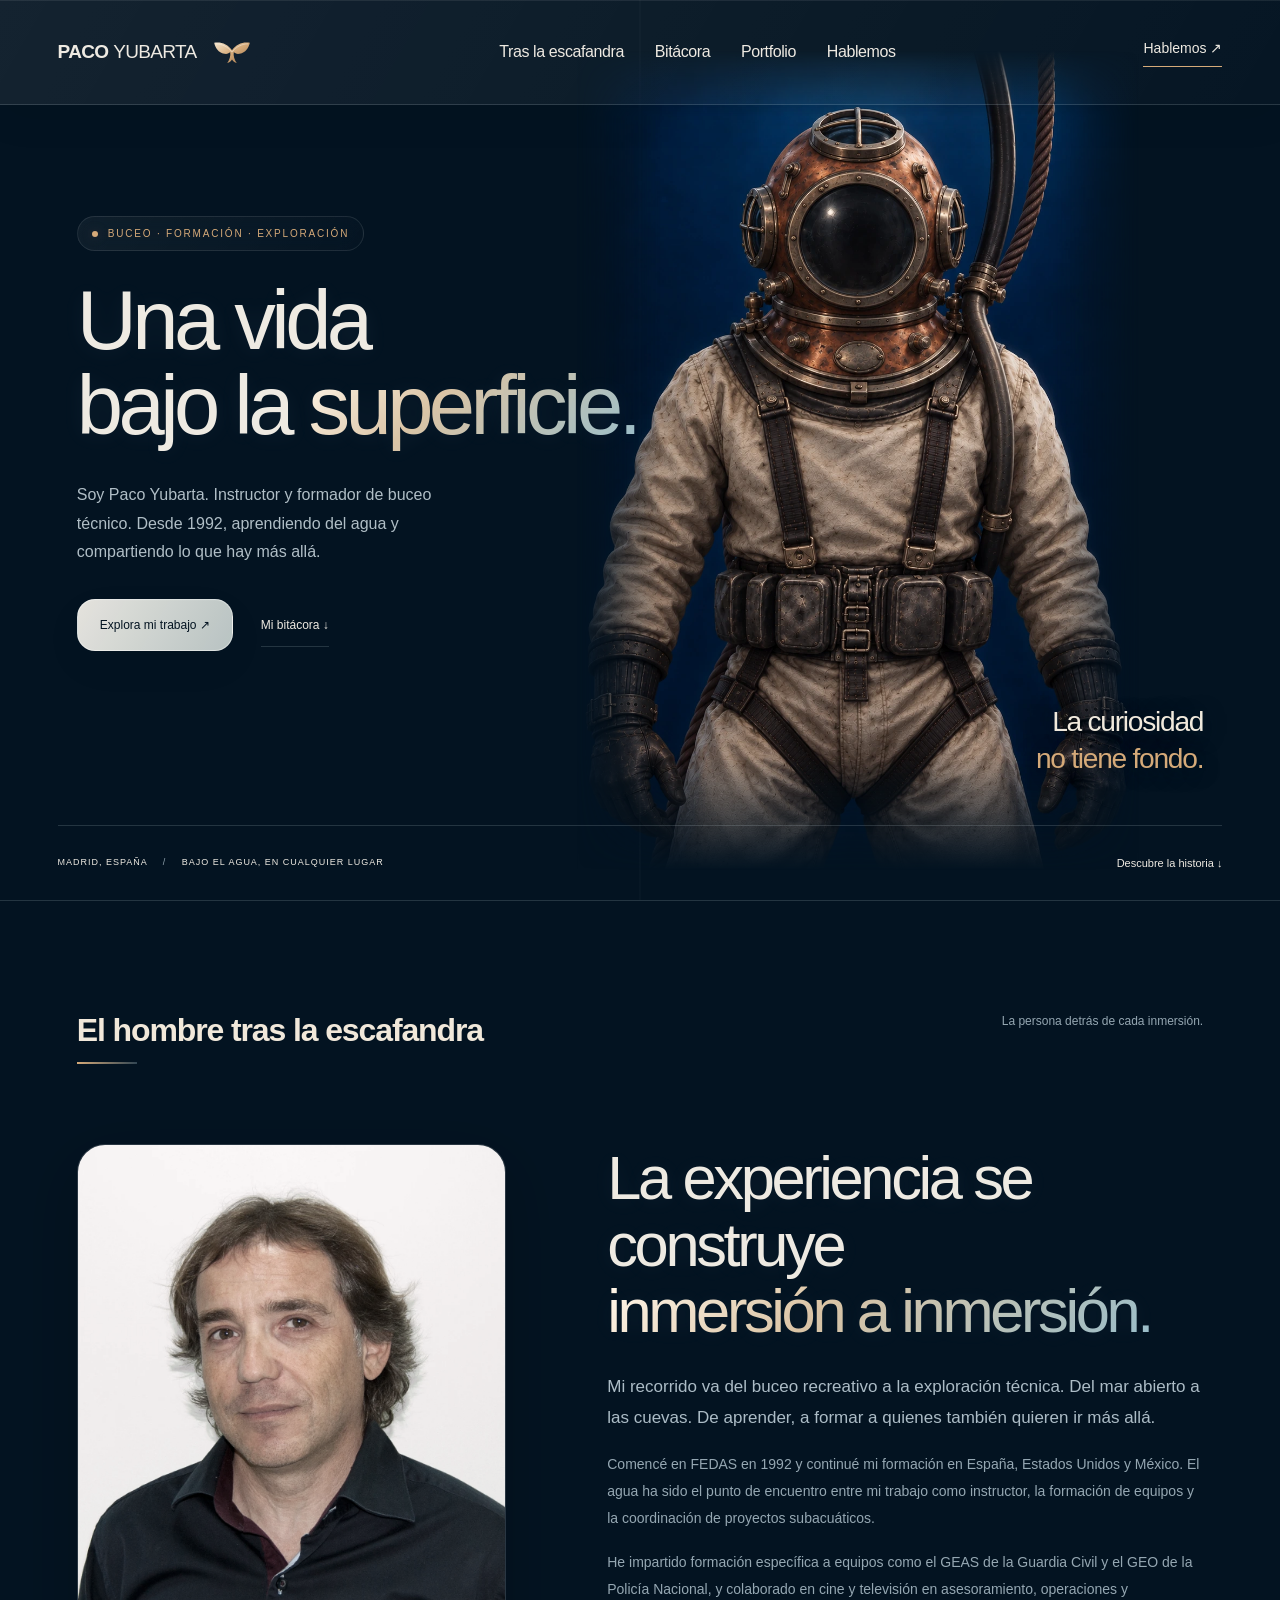
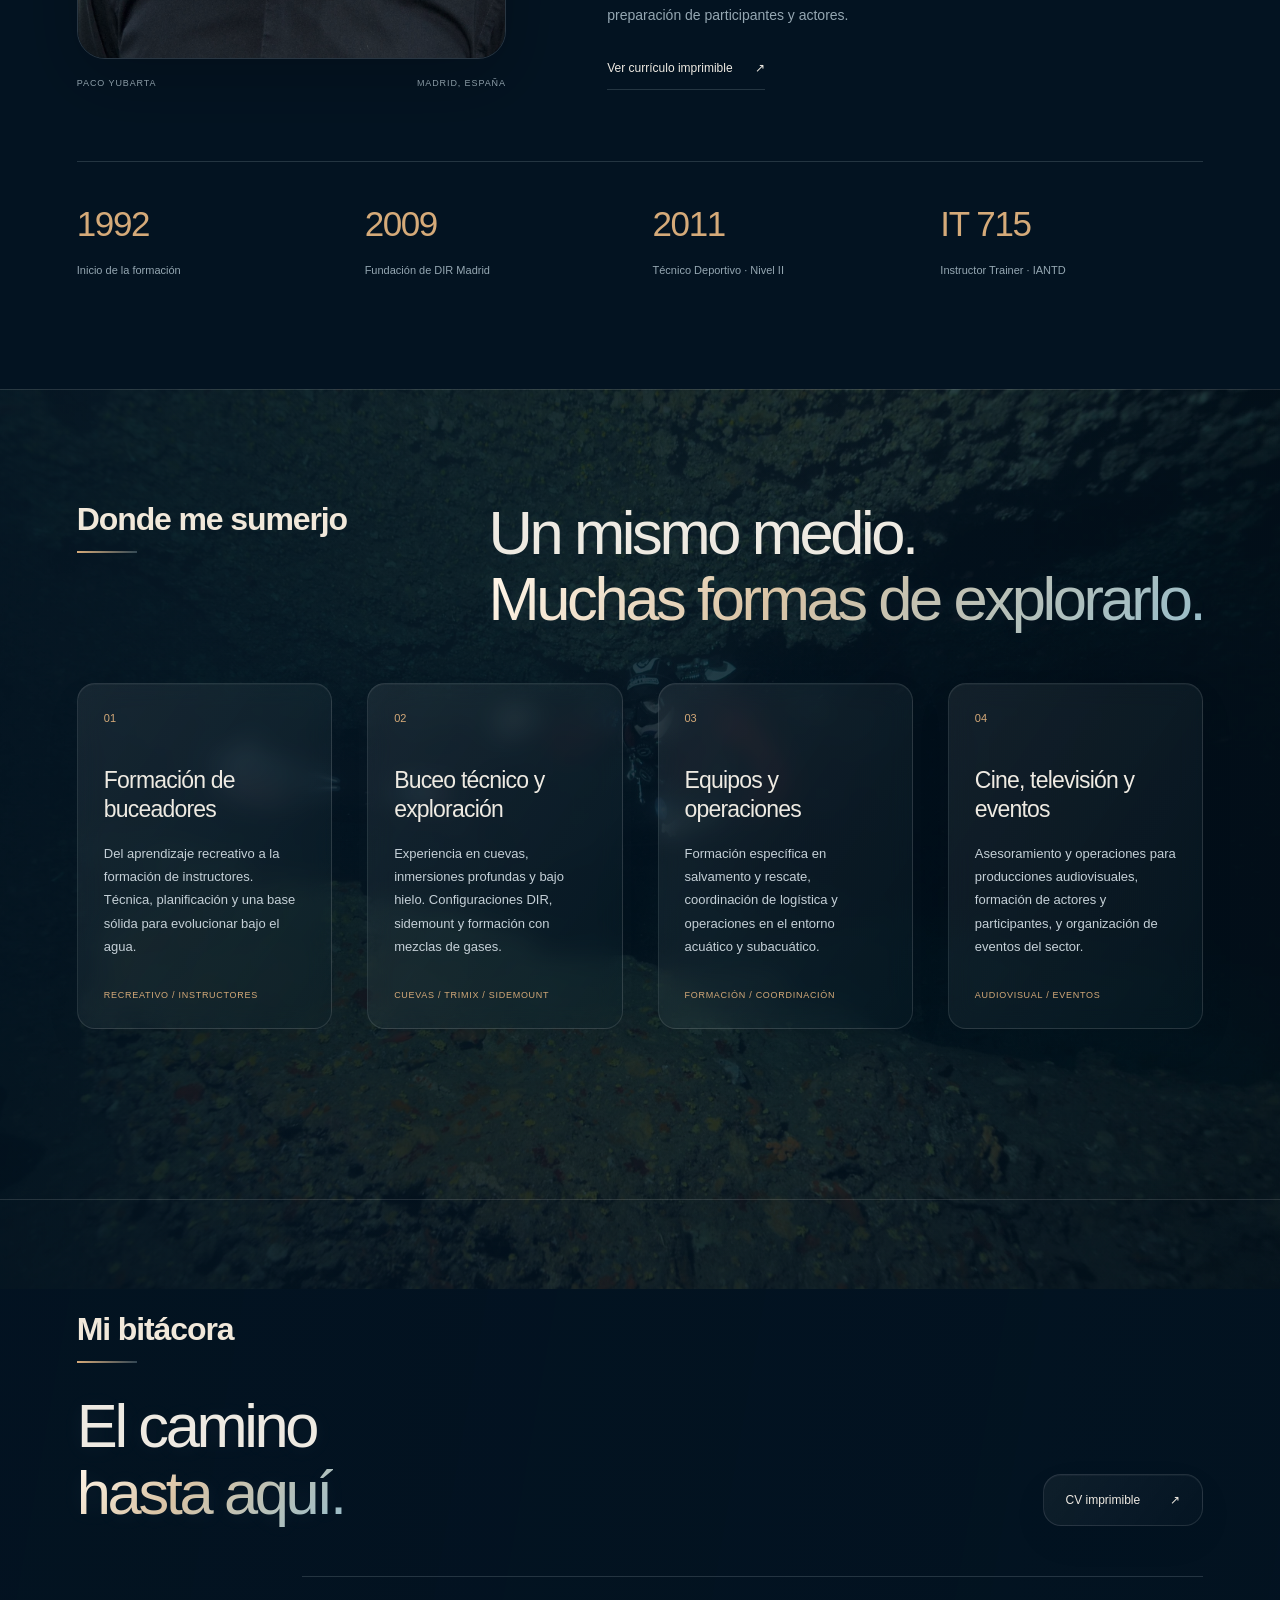
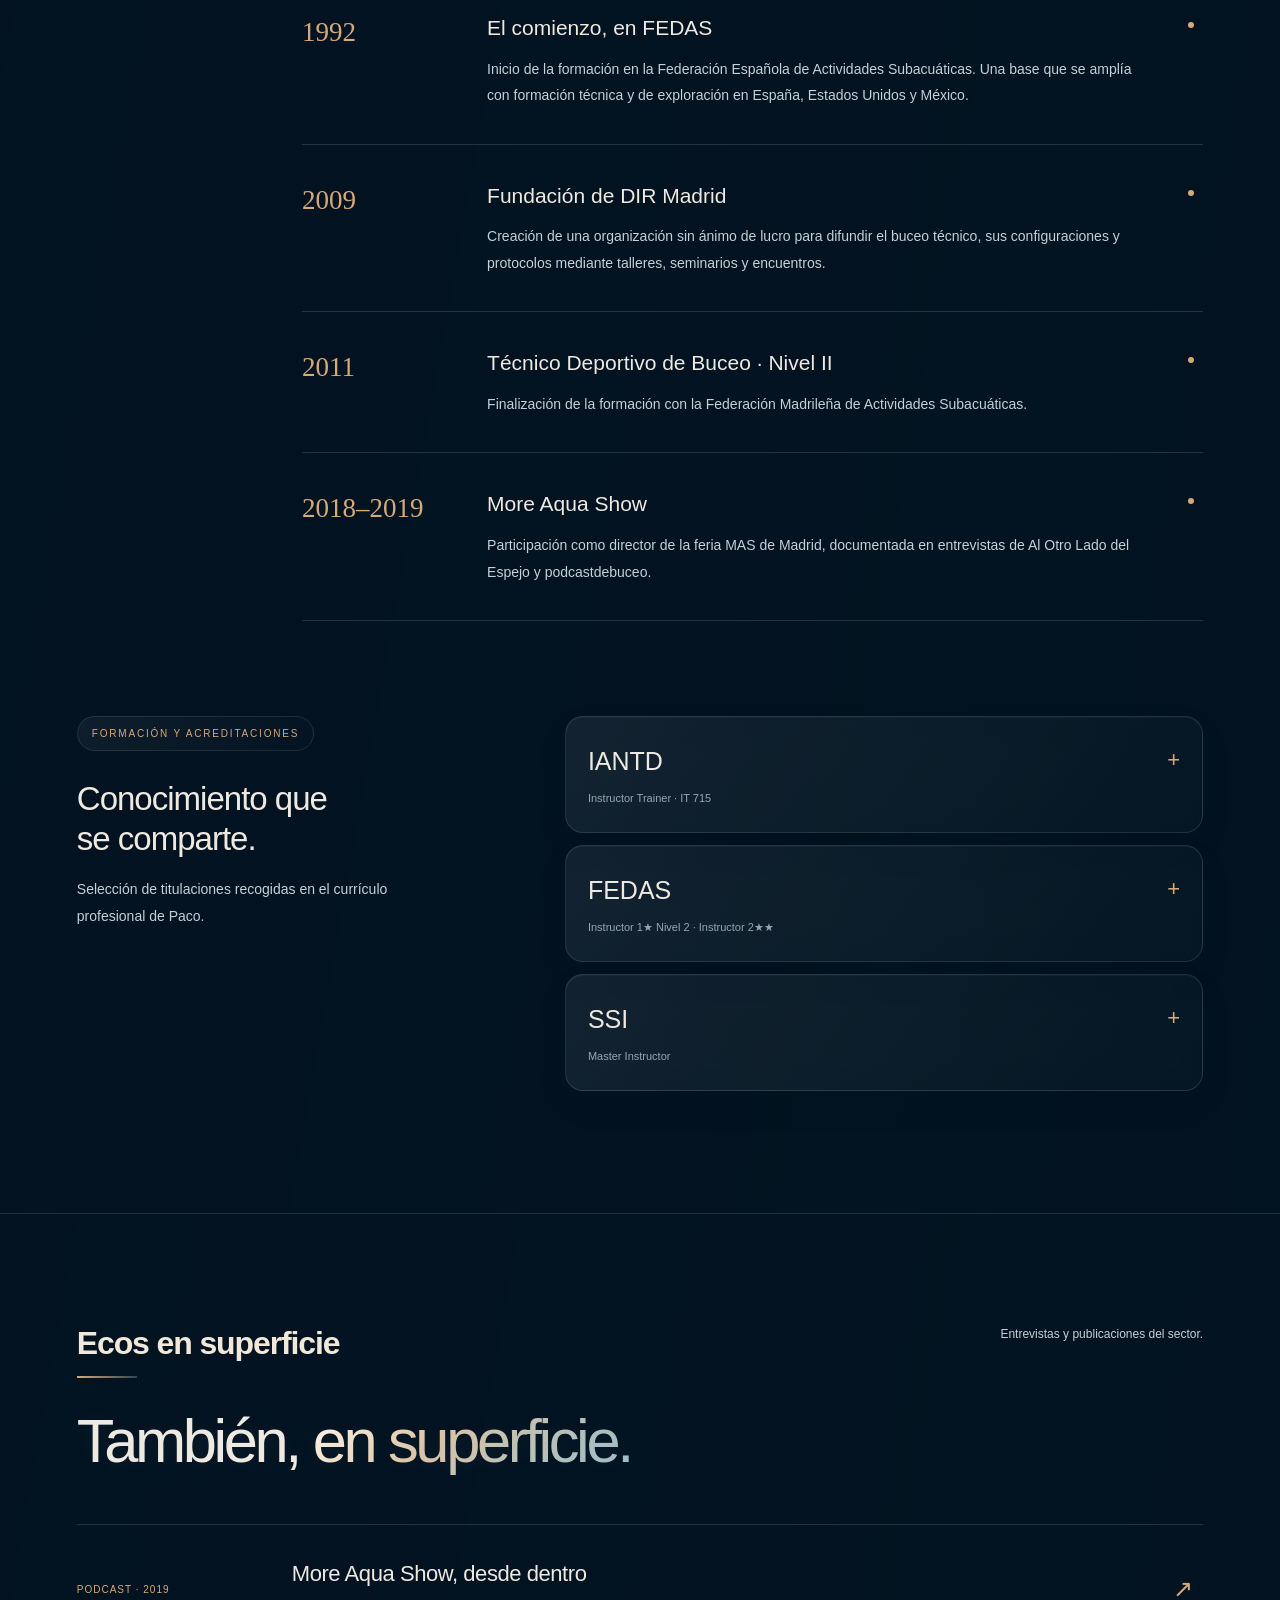
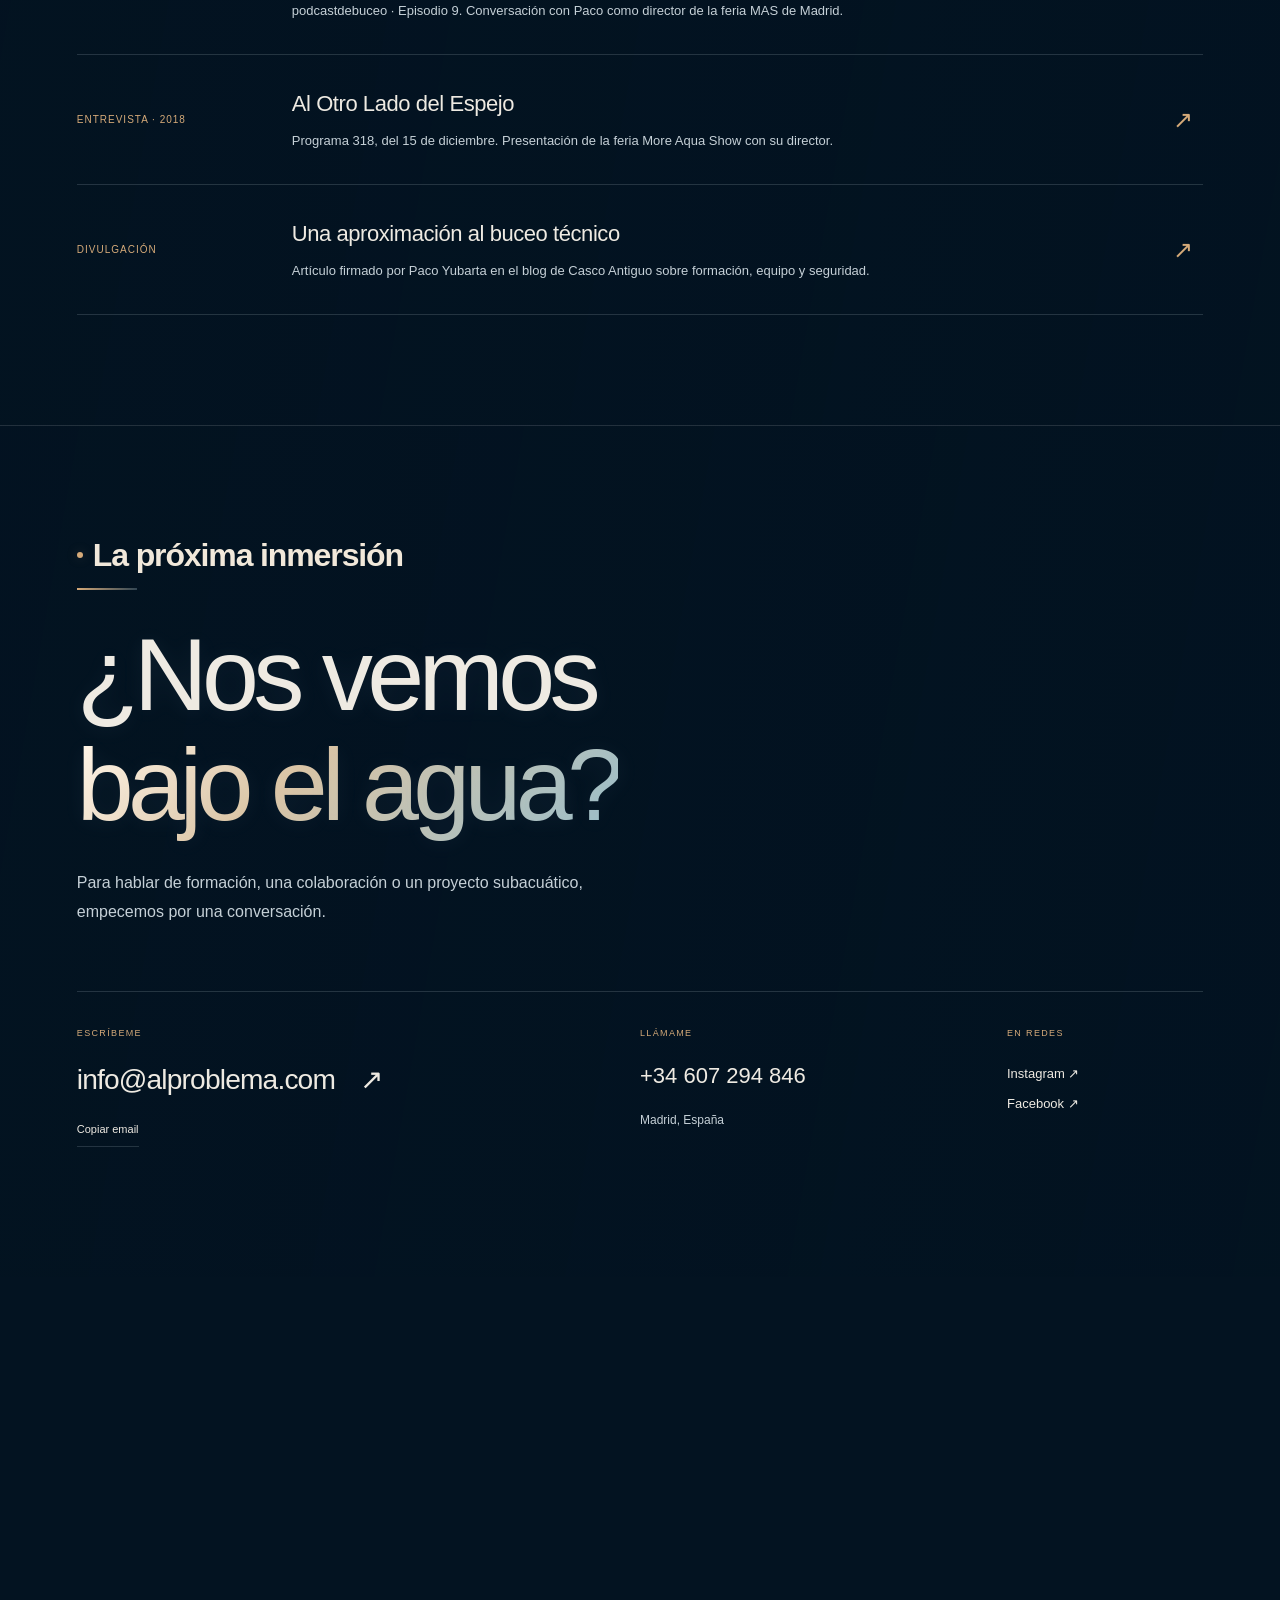
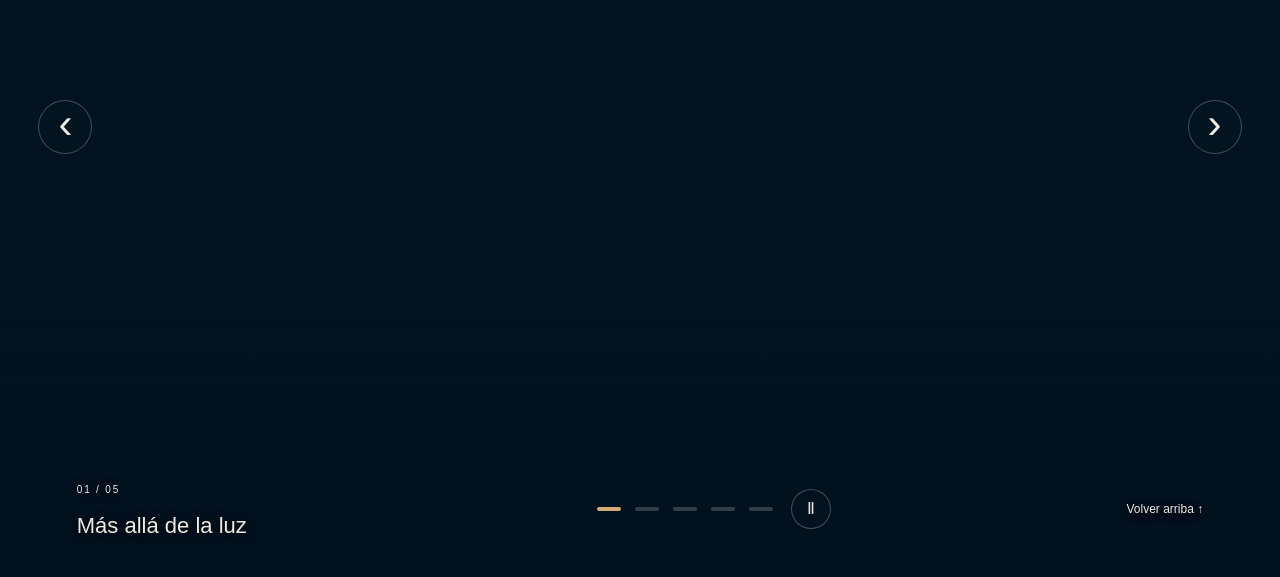
<file: index.html>
<!doctype html><html lang="es"><head><meta charset="UTF-8"/><meta name="viewport" content="width=device-width,initial-scale=1.0"/><meta name="theme-color" content="#031321"/><meta name="description" content="Paco Yubarta. Instructor y formador de buceo técnico. Trayectoria, formación, exploración y archivo fotográfico submarino."/><title>Paco Yubarta — Buceo, formación y exploración</title><link rel="icon" type="image/svg+xml" href="./favicon.svg?v=whale"/><link rel="preload" as="image" href="./diver-front.webp"/>  <script type="module" crossorigin src="./index-BuJz6F68.js"></script>
  <link rel="stylesheet" crossorigin href="./index-Dd5Yoi3V.css">
</head><body><div id="root"></div></body></html>
</file>
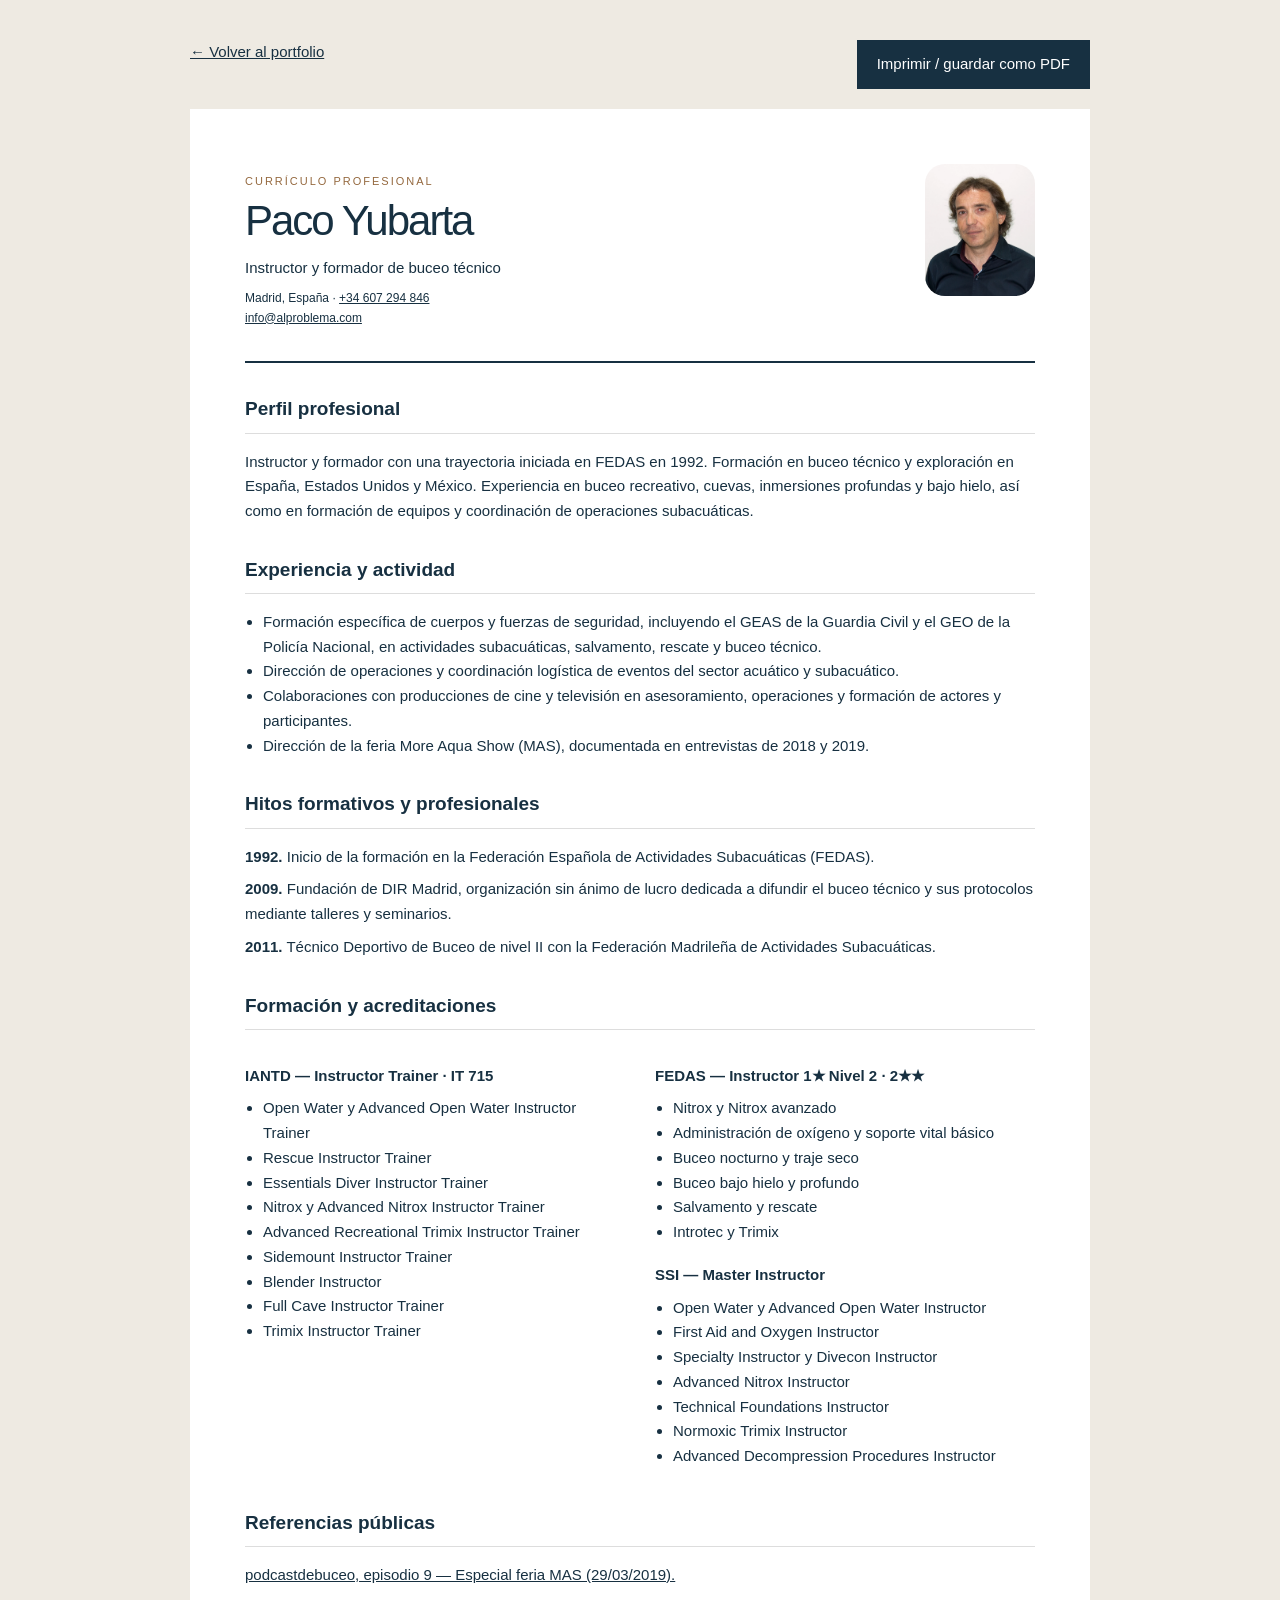
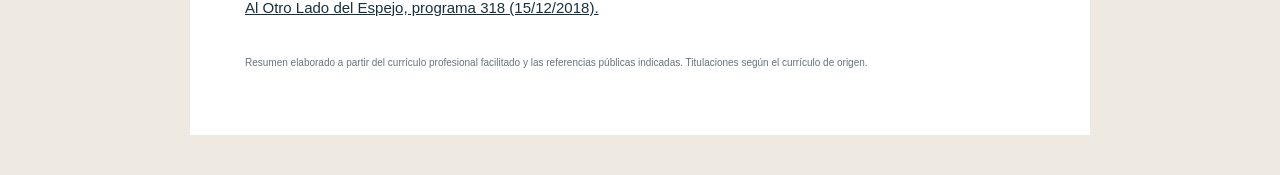
<file: cv.html>
<!doctype html><html lang="es"><head><meta charset="utf-8"><meta name="viewport" content="width=device-width,initial-scale=1"><title>Paco Yubarta — Currículo profesional</title><link rel="icon" href="./favicon.svg?v=whale"><style>*{box-sizing:border-box}body{font:15px/1.65 Arial,sans-serif;color:#173041;background:#eeeae2;margin:0;padding:40px 20px}main{max-width:900px;margin:auto;background:#fff;padding:55px}header{display:flex;gap:35px;justify-content:space-between;border-bottom:2px solid #173041;padding-bottom:25px}h1{font-size:42px;line-height:1.1;margin:0 0 12px;font-weight:500;letter-spacing:-2px}header img{width:110px;height:132px;object-fit:cover;border-radius:20px}h2{font-size:19px;border-bottom:1px solid #ddd;padding-bottom:8px;margin-top:30px}h3{font-size:15px;margin:18px 0 5px}p{margin:8px 0}a{color:inherit}.eyebrow{font-size:11px;letter-spacing:2px;color:#94683e}.contact{font-size:12px}ul{padding-left:18px;margin:8px 0}.actions{max-width:900px;margin:0 auto 20px;display:flex;justify-content:space-between;gap:20px}button{background:#173041;color:white;border:0;padding:12px 20px;font:inherit;cursor:pointer}.columns{display:grid;grid-template-columns:1fr 1fr;gap:30px}.foot{font-size:10px;color:#66747b;margin-top:35px}section,li{break-inside:avoid}@media(max-width:600px){main{padding:25px}header{gap:15px}h1{font-size:30px}header img{width:75px;height:100px}.columns{grid-template-columns:1fr}body{padding:15px 10px}.actions{font-size:12px}}@page{size:A4;margin:16mm}@media print{body{padding:0;background:white;font-size:10pt;line-height:1.5}main{padding:0;max-width:none}.actions{display:none}h1{font-size:29pt}h2{font-size:14pt;margin-top:18px}h3{font-size:11pt}.columns{gap:25px}.foot{font-size:8pt}a{text-decoration:none}}</style></head><body><div class="actions"><a href="./">← Volver al portfolio</a><button onclick="window.print()">Imprimir / guardar como PDF</button></div><main><header><div><p class="eyebrow">CURRÍCULO PROFESIONAL</p><h1>Paco Yubarta</h1><p>Instructor y formador de buceo técnico</p><p class="contact">Madrid, España · <a href="tel:+34607294846">+34 607 294 846</a><br><a href="mailto:info@alproblema.com">info@alproblema.com</a></p></div><img src="./portrait.webp" alt="Paco Yubarta"></header><section><h2>Perfil profesional</h2><p>Instructor y formador con una trayectoria iniciada en FEDAS en 1992. Formación en buceo técnico y exploración en España, Estados Unidos y México. Experiencia en buceo recreativo, cuevas, inmersiones profundas y bajo hielo, así como en formación de equipos y coordinación de operaciones subacuáticas.</p></section><section><h2>Experiencia y actividad</h2><ul><li>Formación específica de cuerpos y fuerzas de seguridad, incluyendo el GEAS de la Guardia Civil y el GEO de la Policía Nacional, en actividades subacuáticas, salvamento, rescate y buceo técnico.</li><li>Dirección de operaciones y coordinación logística de eventos del sector acuático y subacuático.</li><li>Colaboraciones con producciones de cine y televisión en asesoramiento, operaciones y formación de actores y participantes.</li><li>Dirección de la feria More Aqua Show (MAS), documentada en entrevistas de 2018 y 2019.</li></ul></section><section><h2>Hitos formativos y profesionales</h2><p><strong>1992.</strong> Inicio de la formación en la Federación Española de Actividades Subacuáticas (FEDAS).</p><p><strong>2009.</strong> Fundación de DIR Madrid, organización sin ánimo de lucro dedicada a difundir el buceo técnico y sus protocolos mediante talleres y seminarios.</p><p><strong>2011.</strong> Técnico Deportivo de Buceo de nivel II con la Federación Madrileña de Actividades Subacuáticas.</p></section><h2>Formación y acreditaciones</h2><div class="columns"><section><h3>IANTD — Instructor Trainer · IT 715</h3><ul><li>Open Water y Advanced Open Water Instructor Trainer</li><li>Rescue Instructor Trainer</li><li>Essentials Diver Instructor Trainer</li><li>Nitrox y Advanced Nitrox Instructor Trainer</li><li>Advanced Recreational Trimix Instructor Trainer</li><li>Sidemount Instructor Trainer</li><li>Blender Instructor</li><li>Full Cave Instructor Trainer</li><li>Trimix Instructor Trainer</li></ul></section><section><h3>FEDAS — Instructor 1★ Nivel 2 · 2★★</h3><ul><li>Nitrox y Nitrox avanzado</li><li>Administración de oxígeno y soporte vital básico</li><li>Buceo nocturno y traje seco</li><li>Buceo bajo hielo y profundo</li><li>Salvamento y rescate</li><li>Introtec y Trimix</li></ul><h3>SSI — Master Instructor</h3><ul><li>Open Water y Advanced Open Water Instructor</li><li>First Aid and Oxygen Instructor</li><li>Specialty Instructor y Divecon Instructor</li><li>Advanced Nitrox Instructor</li><li>Technical Foundations Instructor</li><li>Normoxic Trimix Instructor</li><li>Advanced Decompression Procedures Instructor</li></ul></section></div><section><h2>Referencias públicas</h2><p><a href="https://podcasts.apple.com/us/podcast/podcastdebuceo/id1439129775">podcastdebuceo, episodio 9 — Especial feria MAS (29/03/2019).</a></p><p><a href="https://www.ubook.com/chapter/115164233">Al Otro Lado del Espejo, programa 318 (15/12/2018).</a></p></section><p class="foot">Resumen elaborado a partir del currículo profesional facilitado y las referencias públicas indicadas. Titulaciones según el currículo de origen.</p></main></body></html>
</file>
<file: index-Dd5Yoi3V.css>
/*! tailwindcss v4.3.3 | MIT License | https://tailwindcss.com */@layer theme{:root,:host{--font-sans:-apple-system, BlinkMacSystemFont, "Segoe UI", Roboto, "Helvetica Neue", "Noto Sans", Arial, sans-serif, "Apple Color Emoji", "Segoe UI Emoji", "Segoe UI Symbol", "Noto Color Emoji";--font-mono:ui-monospace, SFMono-Regular, Menlo, Monaco, Consolas, "Liberation Mono", "Courier New", monospace;--default-font-family:var(--font-sans);--default-mono-font-family:var(--font-mono)}}@layer base{*,:after,:before,::backdrop{box-sizing:border-box;border:0 solid;margin:0;padding:0}::file-selector-button{box-sizing:border-box;border:0 solid;margin:0;padding:0}html,:host{-webkit-text-size-adjust:100%;-moz-tab-size:4;tab-size:4;line-height:1.5;font-family:var(--default-font-family,-apple-system, BlinkMacSystemFont, "Segoe UI", Roboto, "Helvetica Neue", "Noto Sans", Arial, sans-serif, "Apple Color Emoji", "Segoe UI Emoji", "Segoe UI Symbol", "Noto Color Emoji");font-feature-settings:var(--default-font-feature-settings,normal);font-variation-settings:var(--default-font-variation-settings,normal);-webkit-tap-highlight-color:transparent}hr{height:0;color:inherit;border-top-width:1px}abbr:where([title]){-webkit-text-decoration:underline dotted;text-decoration:underline dotted}h1,h2,h3,h4,h5,h6{font-size:inherit;font-weight:inherit}a{color:inherit;-webkit-text-decoration:inherit;text-decoration:inherit}b,strong{font-weight:bolder}code,kbd,samp,pre{font-family:var(--default-mono-font-family,ui-monospace, SFMono-Regular, Menlo, Monaco, Consolas, "Liberation Mono", "Courier New", monospace);font-feature-settings:var(--default-mono-font-feature-settings,normal);font-variation-settings:var(--default-mono-font-variation-settings,normal);font-size:1em}small{font-size:80%}sub,sup{vertical-align:baseline;font-size:75%;line-height:0;position:relative}sub{bottom:-.25em}sup{top:-.5em}table{text-indent:0;border-color:inherit;border-collapse:collapse}:-moz-focusring:where(:not(iframe)){outline:auto}progress{vertical-align:baseline}summary{display:list-item}ol,ul,menu{list-style:none}img,svg,video,canvas,audio,iframe,embed,object{vertical-align:middle;display:block}img,video{max-width:100%;height:auto}button,input,select,optgroup,textarea{font:inherit;font-feature-settings:inherit;font-variation-settings:inherit;letter-spacing:inherit;color:inherit;opacity:1;background-color:#0000;border-radius:0}::file-selector-button{font:inherit;font-feature-settings:inherit;font-variation-settings:inherit;letter-spacing:inherit;color:inherit;opacity:1;background-color:#0000;border-radius:0}:where(select:is([multiple],[size])) optgroup{font-weight:bolder}:where(select:is([multiple],[size])) optgroup option{padding-inline-start:20px}::file-selector-button{margin-inline-end:4px}::placeholder{opacity:1}@supports (not ((-webkit-appearance:-apple-pay-button))) or (contain-intrinsic-size:1px){::placeholder{color:currentColor}@supports (color:color-mix(in lab,red,red)){::placeholder{color:color-mix(in oklab,currentcolor 50%,transparent)}}}textarea{resize:vertical}::-webkit-search-decoration{-webkit-appearance:none}::-webkit-date-and-time-value{min-height:1lh;text-align:inherit}::-webkit-datetime-edit{display:inline-flex}::-webkit-datetime-edit-fields-wrapper{padding:0}::-webkit-datetime-edit{padding-block:0}::-webkit-datetime-edit-year-field{padding-block:0}::-webkit-datetime-edit-month-field{padding-block:0}::-webkit-datetime-edit-day-field{padding-block:0}::-webkit-datetime-edit-hour-field{padding-block:0}::-webkit-datetime-edit-minute-field{padding-block:0}::-webkit-datetime-edit-second-field{padding-block:0}::-webkit-datetime-edit-millisecond-field{padding-block:0}::-webkit-datetime-edit-meridiem-field{padding-block:0}::-webkit-calendar-picker-indicator{line-height:1}:-moz-ui-invalid{box-shadow:none}button,input:where([type=button],[type=reset],[type=submit]){-webkit-appearance:button;-moz-appearance:button;appearance:button}::file-selector-button{-webkit-appearance:button;-moz-appearance:button;appearance:button}::-webkit-inner-spin-button{height:auto}::-webkit-outer-spin-button{height:auto}[hidden]:where(:not([hidden=until-found])){display:none!important}}@layer components;@layer utilities{.visible{visibility:visible}.sr-only{clip-path:inset(50%);white-space:nowrap;border-width:0;width:1px;height:1px;margin:-1px;padding:0;position:absolute;overflow:hidden}.static{position:static}.hidden{display:none}.resize{resize:both}}:root{color:#eeeae2;font-synthesis:none;--ink:#031321;--paper:#eeeae2;--copper:#d5aa79;--muted:#95a7b2;--line:#c8d8e02b;background:#031321;font-family:Helvetica Neue,Arial,sans-serif}*{box-sizing:border-box}html{scroll-behavior:smooth;scroll-padding-top:100px}body{margin:0}a{color:inherit;text-decoration:none}button{font:inherit;color:inherit;cursor:pointer;background:0 0}a:focus-visible,button:focus-visible,summary:focus-visible{outline:2px solid var(--copper);outline-offset:6px}::selection{background:var(--copper);color:var(--ink)}.skip{background:var(--paper);color:var(--ink);z-index:100;padding:16px;position:fixed;top:-70px;left:20px}.skip:focus{top:12px}.header{z-index:10;border-bottom:1px solid var(--line);justify-content:space-between;align-items:center;padding:30px 4.5%;display:flex;position:absolute;inset:0 0 auto}.brand{letter-spacing:-.7px;white-space:nowrap;font-size:19px;font-weight:700}.brand span{font-weight:400}.brand i{color:var(--copper);vertical-align:middle;margin-left:18px;font-size:27px;font-style:normal}.header nav{gap:30px;font-size:13px;display:flex}.header nav a:hover,.text-link:hover{color:var(--copper)}.header-contact{border-bottom:1px solid var(--copper);gap:32px;padding-bottom:7px;font-size:13px;display:flex}.menu-toggle{border:0;display:none}.mobile-nav{display:none}.hero{isolation:isolate;background:var(--ink);height:100svh;min-height:780px;max-height:1180px;position:relative;overflow:hidden}.hero-grid{z-index:-2;background:linear-gradient(90deg,transparent 49.94%,var(--line) 50%,transparent 50.06%);opacity:.35;position:absolute;top:0;right:0;bottom:0;left:0}.hero-copy{z-index:2;pointer-events:none;width:58%;padding:clamp(190px,24vh,280px) 0 170px 6%;position:relative}.hero-copy a{pointer-events:auto}.eyebrow{letter-spacing:.18em;text-transform:uppercase;color:var(--copper);align-items:center;gap:10px;margin:0 0 28px;font-size:10px;font-weight:500;display:flex}.signal{background:var(--copper);border-radius:50%;flex:0 0 6px;width:6px;height:6px;display:inline-block;box-shadow:0 0 12px #d5aa7940}h1{letter-spacing:-.065em;margin:0 0 32px;font-size:clamp(58px,6.5vw,112px);font-weight:400;line-height:1.02}h1 em,h2 em{color:var(--copper);font-family:Georgia,Times New Roman,serif;font-weight:400}.hero-description{color:#b0bec6;max-width:380px;margin:0 0 32px;font-size:16px;line-height:1.8}.hero-actions{align-items:center;gap:28px;display:flex}.button{border:1px solid var(--line);border-radius:2px;justify-content:space-between;align-items:center;gap:30px;padding:16px 22px;font-size:12px;transition:background .2s,color .2s;display:inline-flex}.primary{background:var(--paper);color:var(--ink);border-color:var(--paper)}.primary:hover{background:var(--copper);border-color:var(--copper)}.text-link{border-bottom:1px solid var(--line);gap:22px;padding:12px 0;font-size:12px;display:inline-flex}.diver{z-index:-1;aspect-ratio:1038/1515;height:91%;max-height:1100px;position:absolute;bottom:30px;left:67%;transform:translate(-50%);-webkit-mask-image:linear-gradient(90deg,#0000,#000 15% 85%,#0000),linear-gradient(#0000,#000 8% 86%,#0000);mask-image:linear-gradient(90deg,#0000,#000 15%,#000 85%,#0000),linear-gradient(#0000,#000 8%,#000 86%,#0000);-webkit-mask-composite:source-in;mask-composite:intersect}.diver img{object-fit:contain;pointer-events:none;-webkit-user-select:none;user-select:none;width:100%;height:100%;position:absolute;top:0;right:0;bottom:0;left:0}.motion-toggle{border:1px solid var(--line);z-index:2;background:#03132188;border-radius:30px;align-items:center;gap:10px;padding:10px 13px;font-size:10px;display:flex;position:absolute;bottom:107px;left:64%}.hero-note{letter-spacing:.13em;color:var(--muted);writing-mode:vertical-rl;flex-direction:column;gap:60px;font-size:9px;line-height:1.9;display:flex;position:absolute;top:28%;right:4.5%}.hero-bottom{border-top:1px solid var(--line);letter-spacing:.11em;justify-content:space-between;align-items:center;height:75px;font-size:9px;display:flex;position:absolute;bottom:0;left:4.5%;right:4.5%}.hero-bottom a{letter-spacing:0;font-size:11px}.muted{color:var(--muted);margin:0 12px}.section{border-top:1px solid var(--line);padding:110px 6%}h2{letter-spacing:-.045em;margin:0 0 28px;font-size:clamp(36px,4.2vw,66px);font-weight:400;line-height:1.12}.lead{color:#acbcc6;max-width:650px;font-size:18px;line-height:1.8}footer{border-top:1px solid var(--line);color:var(--muted);justify-content:space-between;align-items:center;gap:25px;padding:32px 6%;font-size:11px;display:flex}@media(min-width:1800px){.hero-copy{padding-left:10%}.hero-description{max-width:450px;font-size:18px}}@media(max-width:1000px){.header nav{gap:18px}.hero-copy{width:64%}.hero-description{max-width:320px}.hero-actions{gap:16px}.diver{left:72%}.hero-note{display:none}.motion-toggle{left:auto;right:5%}}@media(max-width:700px){.header{padding:22px 6%}.header nav,.header-contact{display:none}.menu-toggle{font-size:12px;display:block}.brand{font-size:16px}.brand i{margin-left:10px;font-size:22px}.mobile-nav{z-index:9;opacity:0;pointer-events:none;background:#031321f7;flex-direction:column;justify-content:center;padding:8%;transition:opacity .2s;display:flex;position:fixed;top:74px;right:0;bottom:0;left:0}.mobile-nav.is-open{opacity:1;pointer-events:auto}.mobile-nav a{border-bottom:1px solid var(--line);justify-content:space-between;padding:22px 0;font-size:28px;display:flex}.mobile-nav a span:first-child{color:var(--copper);align-self:center;font-size:11px}.hero{height:auto;min-height:950px;max-height:none}.hero-copy{width:100%;padding:125px 6% 0}.eyebrow{margin-bottom:20px;font-size:9px}h1{margin-bottom:20px;font-size:clamp(47px,11.5vw,75px)}.hero-description{max-width:340px;font-size:14px;line-height:1.7}.hero-actions{gap:20px}.button{padding:14px 17px;font-size:11px}.text-link{font-size:11px}.diver{opacity:.95;height:520px;bottom:40px;left:56%;-webkit-mask-image:linear-gradient(90deg,#0000,#000 15% 85%,#0000),linear-gradient(#0000,#000 17% 78%,#0000);mask-image:linear-gradient(90deg,#0000,#000 15%,#000 85%,#0000),linear-gradient(#0000,#000 17%,#000 78%,#0000)}.motion-toggle{bottom:95px;right:6%}.hero-bottom{gap:20px;height:65px;font-size:8px}.hero-bottom>span{max-width:180px;line-height:1.7}.hero-bottom a{font-size:10px}.section{padding:70px 6%}.lead{font-size:16px}footer{flex-wrap:wrap;line-height:1.6}}@media(prefers-reduced-motion:reduce){html{scroll-behavior:auto}*,:before,:after{transition:none!important;animation:none!important}}.section-heading{justify-content:space-between;align-items:flex-start;gap:32px;margin-bottom:50px;display:flex}.section-heading .eyebrow{margin-bottom:20px}.section-heading h2{margin-bottom:0}.section-heading>.button{align-self:flex-end}.small-caption{color:var(--muted);max-width:250px;margin:0;font-size:12px;line-height:1.8}.about-grid{grid-template-columns:.72fr 1fr;align-items:center;gap:9%;display:grid}.portrait{margin:0}.portrait img{object-fit:cover;object-position:center 20%;filter:saturate(.6);width:100%;max-height:550px}.portrait figcaption{letter-spacing:.1em;color:var(--muted);justify-content:space-between;gap:20px;padding-top:18px;font-size:9px;display:flex}.body-copy{color:var(--muted);margin:18px 0;font-size:14px;line-height:1.9}.about-grid .lead{font-size:17px}.credentials-strip{border-top:1px solid var(--line);grid-template-columns:repeat(4,1fr);gap:25px;margin-top:70px;padding-top:36px;display:grid}.credentials-strip>div{flex-direction:column;gap:12px;display:flex}.credentials-strip strong{letter-spacing:-.04em;color:var(--copper);font-size:35px;font-weight:400}.credentials-strip span{color:var(--muted);font-size:11px}.disciplines{background:#071a28}.services-grid{grid-template-columns:repeat(4,1fr);gap:35px;display:grid}.service{border-top:1px solid var(--line);flex-direction:column;padding-top:20px;display:flex}.service-number{color:var(--copper);margin-bottom:40px;font-size:11px}.service h3{letter-spacing:-.035em;max-width:230px;margin:0 0 18px;font-size:23px;font-weight:400;line-height:1.25}.service p{color:var(--muted);margin:0 0 30px;font-size:13px;line-height:1.8}.service-tags{letter-spacing:.08em;text-transform:uppercase;color:var(--copper);margin-top:auto;font-size:9px}.timeline{border-top:1px solid var(--line);margin-left:20%}.timeline article{border-bottom:1px solid var(--line);grid-template-columns:150px 1fr 15px;gap:35px;padding:35px 0;display:grid}.year{color:var(--copper);font-family:Georgia,serif;font-size:27px}.timeline h3{margin:0 0 12px;font-size:21px;font-weight:400}.timeline p{color:var(--muted);max-width:650px;margin:0;font-size:14px;line-height:1.9}.timeline-dot{background:var(--copper);border-radius:50%;width:6px;height:6px;margin-top:10px}.certifications{grid-template-columns:1fr 1.7fr;gap:10%;margin-top:95px;display:grid}.certifications h3{letter-spacing:-.03em;margin:0;font-size:33px;font-weight:400;line-height:1.2}.certification-list details{border-top:1px solid var(--line)}.certification-list details:last-child{border-bottom:1px solid var(--line)}summary{cursor:pointer;justify-content:space-between;gap:20px;padding:26px 0;font-size:25px;list-style:none;display:flex}summary::-webkit-details-marker{display:none}summary small{color:var(--muted);margin-top:9px;font-size:11px;display:block}.details-plus{color:var(--copper);font-size:22px}.certification-list details[open] .details-plus{transform:rotate(45deg)}.certification-list ul{color:var(--muted);margin:0 0 26px;padding-left:18px;font-size:13px;line-height:2}.filters{flex-wrap:wrap;gap:12px;margin-bottom:35px;display:flex}.filters button{border:1px solid #c8c7c0;border-radius:30px;padding:10px 20px;font-size:11px}.filters button.selected{background:var(--ink);border-color:var(--ink);color:var(--paper)}.photo-grid{grid-template-columns:repeat(2,1fr);gap:40px 24px;display:grid}.photo-card{text-align:left;border:0;min-width:0;padding:0}.photo-card:first-child{grid-column:1/-1}.photo-image{aspect-ratio:1.6;background:#182b38;position:relative;overflow:hidden}.photo-card:first-child .photo-image{aspect-ratio:2.2}.photo-image img{object-fit:cover;width:100%;height:100%;transition:transform .5s}.photo-card:hover .photo-image img{transform:scale(1.035)}.photo-open{background:var(--paper);width:38px;height:38px;color:var(--ink);border-radius:50%;place-items:center;font-size:20px;display:grid;position:absolute;bottom:18px;right:18px}.photo-caption{justify-content:space-between;align-items:center;gap:20px;padding-top:17px;display:flex}.photo-caption h3{letter-spacing:-.02em;margin:0;font-size:17px;font-weight:400}.photo-caption>span{color:#626c72;font-size:10px}.press-list{border-top:1px solid var(--line)}.press-list>a{border-bottom:1px solid var(--line);grid-template-columns:180px 1fr 30px;align-items:center;gap:35px;padding:32px 0;display:grid}.press-type{letter-spacing:.1em;color:var(--copper);font-size:10px}.press-list h3{letter-spacing:-.02em;margin:0 0 10px;font-size:22px;font-weight:400}.press-list p{color:var(--muted);margin:0;font-size:13px;line-height:1.7}.press-list>a>span:last-child{color:var(--copper);font-size:24px}.press-list>a:hover h3{color:var(--copper)}.contact>.lead{max-width:540px;font-size:16px}.contact-grid{border-top:1px solid var(--line);grid-template-columns:1.6fr 1fr .6fr;gap:40px;margin-top:65px;padding-top:35px;display:grid}.contact-label{letter-spacing:.15em;color:var(--copper);margin-bottom:18px;font-size:9px;display:block}.email-link{letter-spacing:-.03em;gap:25px;font-size:clamp(18px,2.2vw,33px);display:inline-flex}.phone{margin-bottom:18px;font-size:22px;display:block}.copy-email{border:0;border-bottom:1px solid var(--line);margin-top:12px;padding:8px 0;font-size:11px;display:block}.copy-status{color:var(--copper);min-height:20px;font-size:11px}.social-links a{font-size:13px;line-height:2.3;display:block}.lightbox{width:min(1100px,94vw);max-height:94svh;color:var(--paper);border:1px solid var(--line);background:#071a28;margin:auto;padding:0;position:fixed;top:0;right:0;bottom:0;left:0;overflow:auto}.lightbox::backdrop{-webkit-backdrop-filter:blur(8px);backdrop-filter:blur(8px);background:#000c}.lightbox-inner{padding:25px}.lightbox-close{border:0;margin:0 0 18px auto;padding:8px;font-size:12px;display:block}.lightbox img{object-fit:contain;width:100%;height:min(65vh,700px)}.lightbox-caption{justify-content:space-between;align-items:center;gap:30px;padding-top:20px;display:flex}.lightbox h3{margin:0 0 10px;font-size:22px;font-weight:400}.lightbox p{color:var(--muted);max-width:700px;margin:0;font-size:12px;line-height:1.7}.lightbox-controls{white-space:nowrap;align-items:center;gap:16px;font-size:11px;display:flex}.lightbox-controls button{border:1px solid var(--line);width:36px;height:36px;font-size:19px}@media(max-width:1000px){.services-grid{grid-template-columns:repeat(2,1fr);gap:40px}.timeline{margin-left:0}.about-grid{gap:6%}.contact-grid{grid-template-columns:1.4fr 1fr}.social-links{grid-column:1/-1}}@media(max-width:700px){.section-heading{margin-bottom:35px;display:block}.section-heading>.small-caption{margin-top:20px}.section-heading>.button{margin-top:25px}.about-grid{grid-template-columns:1fr;gap:38px}.portrait{max-width:340px}.portrait img{max-height:370px}.credentials-strip{grid-template-columns:repeat(2,1fr);gap:32px;margin-top:40px}.credentials-strip strong{font-size:29px}.services-grid{grid-template-columns:1fr}.service-number{margin-bottom:25px}.service h3{max-width:none}.timeline article{grid-template-columns:1fr;gap:14px;padding:27px 0}.timeline-dot{display:none}.timeline h3{font-size:19px}.timeline p{font-size:13px}.certifications{grid-template-columns:1fr;gap:28px;margin-top:60px}.certifications h3{font-size:29px}.filters{gap:8px}.filters button{padding:9px 14px;font-size:10px}.photo-grid{grid-template-columns:1fr;gap:28px}.photo-card:first-child{grid-column:auto}.photo-card:first-child .photo-image,.photo-image{aspect-ratio:1.4}.photo-caption h3{font-size:16px}.photo-caption>span{font-size:9px}.press-list>a{grid-template-columns:1fr 20px;gap:15px}.press-type{grid-column:1/-1}.press-list h3{font-size:20px}.contact-grid{grid-template-columns:1fr;gap:30px;margin-top:40px}.contact .email-link{font-size:25px}.phone{font-size:23px}.social-links{grid-column:auto}.lightbox-inner{padding:15px}.lightbox-caption{display:block}.lightbox-controls{justify-content:flex-end;margin-top:20px}}:root{font-family:Inter,Segoe UI Variable,Segoe UI,Arial,sans-serif}.header{-webkit-backdrop-filter:blur(22px)saturate(140%);background:linear-gradient(120deg,#ffffff12,#ffffff04);box-shadow:0 12px 40px #00000012,inset 0 1px #ffffff14}.brand{align-items:center;gap:5px;display:inline-flex}.whale-mark{object-fit:contain;width:38px;height:29px;margin-left:12px}h1,h2{letter-spacing:-.055em;text-shadow:0 2px 22px #cbe5ff12;font-weight:350}h1 em,h2 em{color:#0000;-webkit-text-fill-color:transparent;background:linear-gradient(135deg,#fff4e5 4%,#dbc4a4 40%,#98bdca);-webkit-background-clip:text;background-clip:text;font-family:inherit;font-style:normal;font-weight:300}.eyebrow{-webkit-backdrop-filter:blur(12px);backdrop-filter:blur(12px);background:linear-gradient(120deg,#ffffff0d,#ffffff03);border:1px solid #ffffff19;border-radius:30px;width:fit-content;padding:9px 14px}.button,.service,.certification-list details{-webkit-backdrop-filter:blur(16px);background:linear-gradient(125deg,#ffffff0d,#ffffff03);border:1px solid #ffffff1c;border-radius:18px;box-shadow:inset 0 1px #ffffff0a,0 14px 40px #0000000c}.button.primary{color:var(--ink);background:linear-gradient(120deg,#f8f5eeeb,#dbe5e1d6);border-color:#fff6}.button:hover{background-color:#ffffff12}.service{padding:26px}.certification-list details{margin-bottom:12px;padding:0 22px}.portrait img{border:1px solid #ffffff26;border-radius:28px;box-shadow:0 20px 65px #0003}.contact{background:radial-gradient(at 90% 20%,#24415160,#0000 65%),#0a202f}.portfolio{color:var(--paper);background:radial-gradient(at 80% 0,#28455355,#0000 65%),#071925}.portfolio .eyebrow{color:var(--copper)}.portfolio .small-caption{color:var(--muted)}.portfolio h2 em{color:var(--copper)}.carousel{-webkit-backdrop-filter:blur(20px);background:linear-gradient(140deg,#ffffff12,#ffffff03);border:1px solid #ffffff23;border-radius:26px;padding:14px;box-shadow:0 25px 80px #0002,inset 0 1px #ffffff17}.carousel-stage{aspect-ratio:16/9;background:#020c14;border-radius:17px;position:relative;overflow:hidden}.carousel-slide{opacity:0;visibility:hidden;touch-action:pan-y;border:0;width:100%;height:100%;padding:0;transition:opacity .6s,visibility .6s;position:absolute;top:0;right:0;bottom:0;left:0}.carousel-slide.active{opacity:1;visibility:visible}.carousel-slide img{object-fit:contain;width:100%;height:100%}.carousel-bar{justify-content:space-between;align-items:center;gap:20px;padding:23px 13px 12px;display:flex}.carousel-caption{align-items:center;gap:24px;display:flex}.carousel-count{letter-spacing:.12em;color:var(--copper);white-space:nowrap;font-size:11px}.carousel-caption h3{letter-spacing:-.035em;margin:0;font-size:22px;font-weight:400}.carousel-controls{gap:8px;display:flex}.carousel-controls button{background:#ffffff09;border:1px solid #ffffff29;border-radius:50%;width:42px;height:42px;font-size:19px}.carousel-controls button:hover{background:#ffffff20}.carousel-dots{justify-content:center;gap:6px;padding:8px 0;display:flex}.carousel-dots button{background:0 0;border:0;width:32px;height:28px;padding:11px 4px}.carousel-dots button:after{content:"";background:#ffffff30;border-radius:4px;width:100%;height:4px;display:block}.carousel-dots button.active:after{background:var(--copper)}.lightbox{-webkit-backdrop-filter:blur(25px);backdrop-filter:blur(25px);background:#071a28eb;border-radius:24px}.lightbox img{border-radius:12px}@media(max-width:700px){.whale-mark{width:31px;height:24px;margin-left:7px}h1{font-size:clamp(43px,10.7vw,70px)}.hero-copy .eyebrow{padding:8px 10px;font-size:8px}.portrait img{border-radius:22px}.carousel{border-radius:20px;padding:8px}.carousel-stage{aspect-ratio:4/3;border-radius:13px}.carousel-bar{align-items:flex-start;padding:18px 7px 8px}.carousel-caption{display:block}.carousel-caption h3{margin-top:8px;font-size:16px}.carousel-count{font-size:9px}.carousel-controls{gap:5px}.carousel-controls button{width:34px;height:34px;font-size:16px}.service{padding:24px}.certification-list details{padding:0 18px}}@media(prefers-reduced-motion:reduce){.carousel-slide{transition:none}}.photo-story{isolation:isolate;position:relative}.photo-backdrop{z-index:-1;pointer-events:none;background:#031321;height:100svh;margin-bottom:-100svh;position:sticky;top:0;overflow:hidden}.photo-backdrop img{object-fit:cover;object-position:center;opacity:0;width:100%;height:100%;transition:opacity 2.4s;position:absolute;top:0;right:0;bottom:0;left:0}.photo-backdrop img.active{opacity:1}.photo-story>.section{background:linear-gradient(100deg,#031321e8,#031321bb);border-color:#ffffff20;min-height:90svh;position:relative}.photo-story .lead,.photo-story .body-copy,.photo-story .timeline p,.photo-story .service p,.photo-story .press-list p,.photo-story .small-caption{color:#c5d0d7}.photo-story .service,.photo-story .certification-list details{-webkit-backdrop-filter:blur(12px);backdrop-filter:blur(12px);background:linear-gradient(125deg,#ffffff12,#09212b55)}.immersive-portfolio{scroll-snap-align:start;outline-offset:-5px;touch-action:pan-y;height:100svh;min-height:480px;scroll-margin-top:0;position:relative}.immersive-portfolio:before{content:"";pointer-events:none;background:linear-gradient(#0000,#00101db3);position:absolute;top:55%;right:0;bottom:0;left:0}.scene-arrow{-webkit-backdrop-filter:blur(10px);backdrop-filter:blur(10px);background:#07192535;border:1px solid #ffffff40;border-radius:50%;place-items:center;width:54px;height:54px;padding-bottom:6px;font-size:42px;line-height:1;display:grid;position:absolute;top:50%;transform:translateY(-50%)}.scene-arrow.previous{left:3%}.scene-arrow.next{right:3%}.scene-arrow:hover,.scene-pause:hover{background:#ffffff30}.scene-toolbar{justify-content:space-between;align-items:center;gap:25px;display:flex;position:absolute;bottom:35px;left:6%;right:6%}.scene-caption{text-shadow:0 2px 10px #000;min-width:220px}.scene-caption>span{letter-spacing:.18em;font-size:10px}.scene-caption p{margin:9px 0 0;font-size:22px}.scene-caption small{margin-top:7px;font-size:11px;display:block}.scene-navigation{align-items:center;gap:14px;display:flex}.scene-pause{-webkit-backdrop-filter:blur(10px);backdrop-filter:blur(10px);background:#07192555;border:1px solid #ffffff40;border-radius:50%;width:40px;height:40px}.scene-return{text-shadow:0 2px 10px #000;font-size:12px}.sr-only{clip:rect(0,0,0,0);white-space:nowrap;border:0;width:1px;height:1px;margin:-1px;padding:0;position:absolute;overflow:hidden}html:has(#portfolio:target){scroll-padding-top:0}@media(max-width:700px){.scene-toolbar{flex-wrap:wrap;gap:15px;bottom:24px}.scene-caption{width:100%;min-width:0}.scene-caption p{font-size:20px}.scene-arrow{width:42px;height:42px;font-size:34px}.scene-navigation{gap:8px}.scene-return{font-size:11px}.photo-story>.section{background:#031321d9}.photo-backdrop img{object-position:center}}@media(prefers-reduced-motion:reduce){.photo-backdrop img{transition:none}}.section>.eyebrow,.section-heading>.eyebrow,.section-heading>div>.eyebrow{letter-spacing:-.035em;text-transform:none;-webkit-backdrop-filter:none;backdrop-filter:none;color:#f1e8da;box-shadow:none;background:0 0;border:0;border-radius:0;margin-bottom:30px;padding:0 0 15px;font-size:clamp(20px,2.5vw,36px);font-weight:550;line-height:1.2;position:relative}.section>.eyebrow:after,.section-heading>.eyebrow:after,.section-heading>div>.eyebrow:after{content:"";background:linear-gradient(90deg,var(--copper),#b4d3df44);width:60px;height:2px;position:absolute;bottom:0;left:0}.section h2{font-size:clamp(40px,4.8vw,76px);line-height:1.08}.contact h2{font-size:clamp(62px,8vw,118px)}.header nav{letter-spacing:-.025em;gap:clamp(18px,2.4vw,38px);font-size:16px;font-weight:500}.header nav a{padding:10px 0;position:relative}.header nav a:after{content:"";background:var(--copper);transform-origin:0;width:100%;height:2px;transition:transform .25s;position:absolute;bottom:0;left:0;transform:scaleX(0)}.header nav a:hover:after,.header nav a:focus-visible:after{transform:scaleX(1)}.header-contact{font-size:14px}.hero-note{writing-mode:horizontal-tb;letter-spacing:-.045em;color:#f0e9dc;z-index:2;text-align:right;text-shadow:0 3px 20px #031321;gap:4px;font-size:clamp(20px,2.2vw,34px);line-height:1.15;display:flex;top:auto;bottom:125px;right:6%}.hero-note strong{color:var(--copper);font-weight:400}@media(max-width:1100px)and (min-width:701px){.header{flex-wrap:wrap;gap:10px;padding-top:20px;padding-bottom:18px}.header nav{flex-basis:100%;order:3;justify-content:center;font-size:16px}.hero-note{font-size:24px;bottom:135px;right:5%}}@media(max-width:700px){.section>.eyebrow,.section-heading>.eyebrow,.section-heading>div>.eyebrow{letter-spacing:-.035em;max-width:300px;margin-bottom:26px;font-size:23px;line-height:1.25}.mobile-nav a{letter-spacing:-.04em;font-size:clamp(25px,7vw,38px);font-weight:450}.hero-note{font-size:25px;display:flex;bottom:105px;right:6%}.menu-toggle{font-size:15px}.section h2{font-size:clamp(37px,9vw,54px)}.contact h2{font-size:clamp(58px,13vw,90px)}}
</file>
